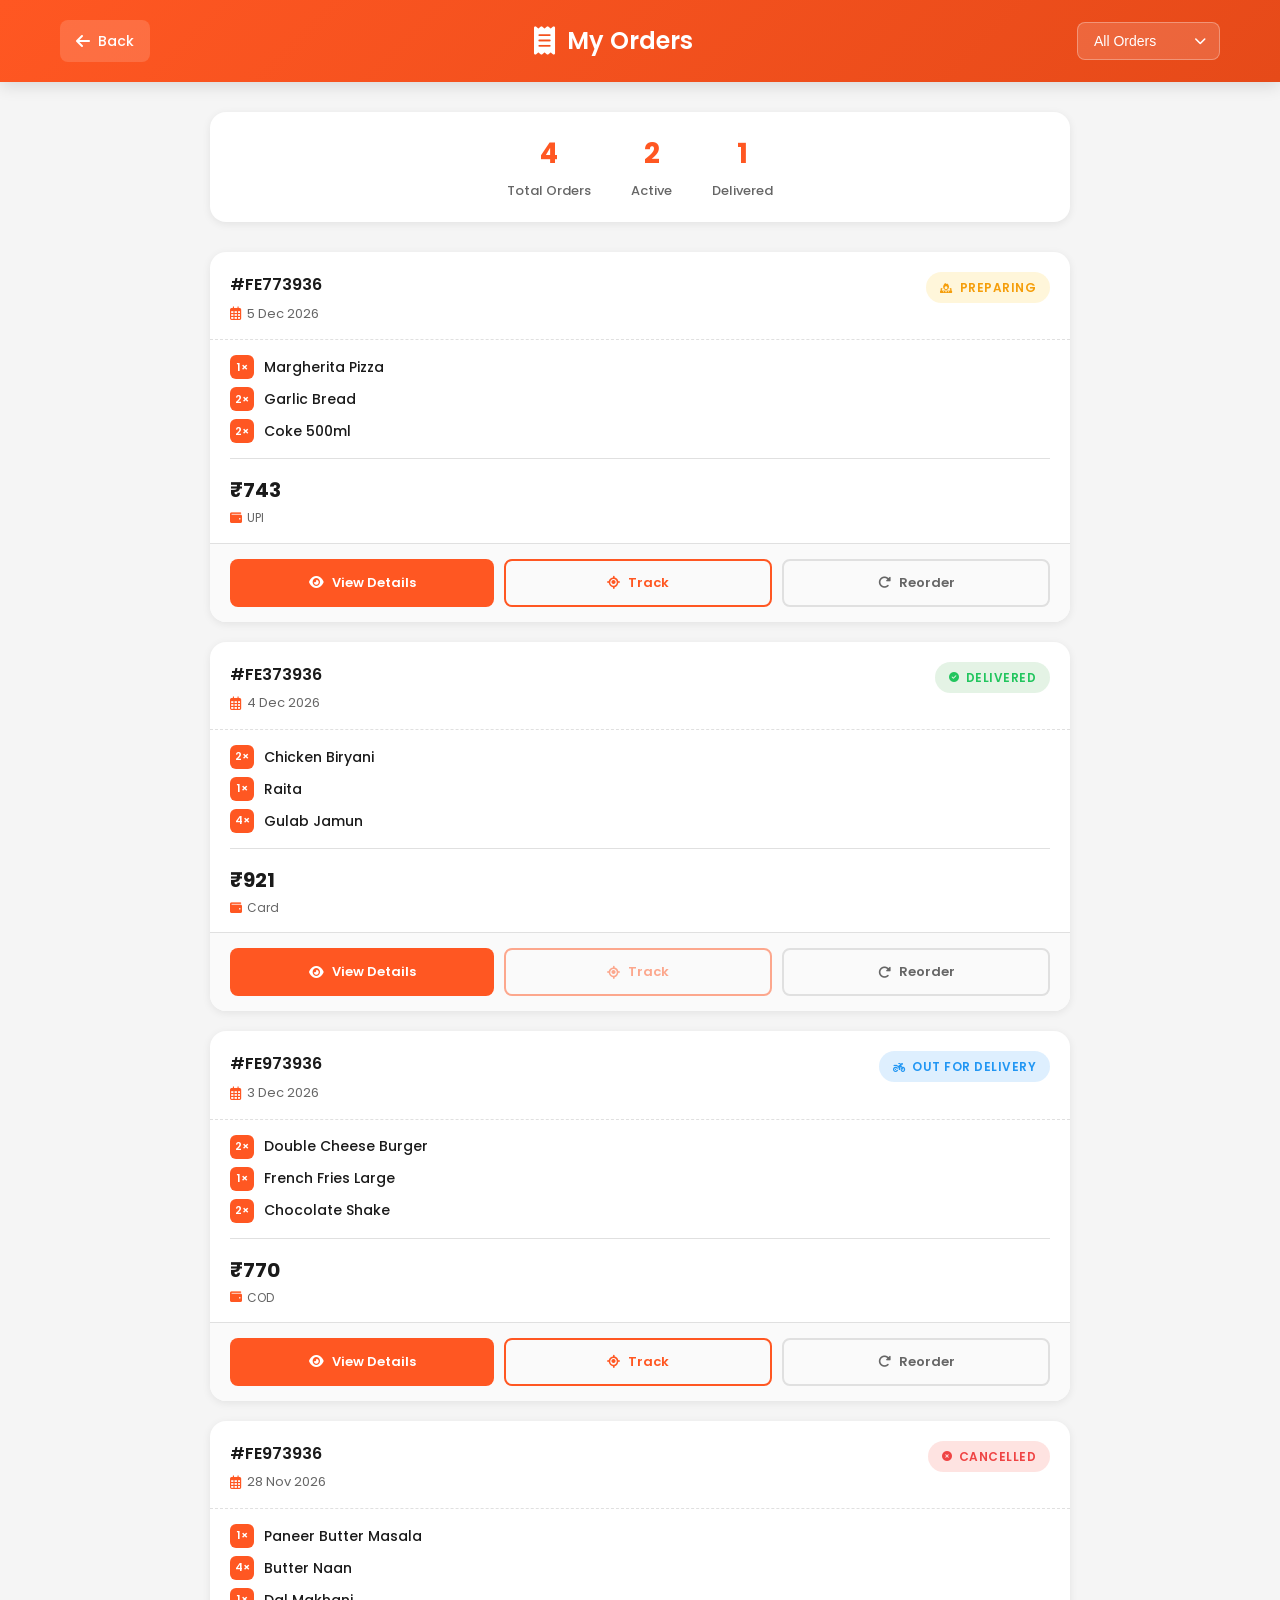
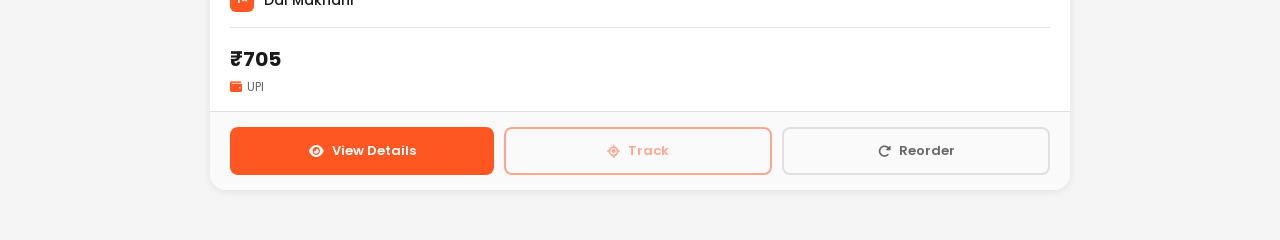
<file: my-orders.html>
<!DOCTYPE html>
<html lang="en">
<head>
    <meta charset="UTF-8">
    <meta name="viewport" content="width=device-width, initial-scale=1.0">
    <title>My Orders - FoodieExpress</title>
    
    <!-- Google Fonts -->
    <link href="https://fonts.googleapis.com/css2?family=Poppins:wght@300;400;500;600;700&display=swap" rel="stylesheet">
    
    <!-- Font Awesome Icons -->
    <link rel="stylesheet" href="https://cdnjs.cloudflare.com/ajax/libs/font-awesome/6.4.0/css/all.min.css">
    
    <!-- Custom CSS -->
    <link rel="stylesheet" href="my-orders.css">
</head>
<body>
    
    <!-- ========== PAGE HEADER ========== -->
    <header class="page-header">
        <div class="header-container">
            <!-- Back Button -->
            <a href="index.html" class="back-btn">
                <i class="fas fa-arrow-left"></i>
                <span>Back</span>
            </a>
            
            <!-- Page Title -->
            <h1 class="page-title">
                <i class="fas fa-receipt"></i>
                My Orders
            </h1>
            
            <!-- Filter Dropdown -->
            <div class="filter-dropdown">
                <select id="orderFilter" aria-label="Filter orders">
                    <option value="all">All Orders</option>
                    <option value="active">Active Orders</option>
                    <option value="past">Past Orders</option>
                </select>
                <i class="fas fa-chevron-down"></i>
            </div>
        </div>
    </header>

    <!-- ========== MAIN CONTENT ========== -->
    <main class="main-content">
        <div class="container">
            
            <!-- Orders Statistics Bar -->
            <div class="orders-stats" id="ordersStats">
                <div class="stat-item">
                    <span class="stat-number" id="totalOrdersCount">0</span>
                    <span class="stat-label">Total Orders</span>
                </div>
                <div class="stat-item">
                    <span class="stat-number" id="activeOrdersCount">0</span>
                    <span class="stat-label">Active</span>
                </div>
                <div class="stat-item">
                    <span class="stat-number" id="deliveredOrdersCount">0</span>
                    <span class="stat-label">Delivered</span>
                </div>
            </div>

            <!-- Orders List Container -->
            <div class="orders-list" id="ordersList">
                <!-- Order cards will be dynamically inserted here -->
            </div>

            <!-- ========== EMPTY STATE ========== -->
            <div class="empty-state" id="emptyState" style="display: none;">
                <div class="empty-state-icon">
                    <i class="fas fa-shopping-bag"></i>
                </div>
                <h2 class="empty-state-title">No Orders Yet!</h2>
                <p class="empty-state-text">
                    You have not placed any orders yet. 
                    <br>Start exploring delicious food!
                </p>
                <a href="index.html" class="start-ordering-btn">
                    <i class="fas fa-utensils"></i>
                    Start Ordering
                </a>
            </div>

        </div>
    </main>

    <!-- ========== ORDER DETAILS MODAL ========== -->
    <div class="modal-overlay" id="orderModal">
        <div class="modal-container">
            
            <!-- Modal Header -->
            <div class="modal-header">
                <h2 class="modal-title">
                    <i class="fas fa-file-invoice"></i>
                    Order Details
                </h2>
                <button class="modal-close-btn" id="closeModal">
                    <i class="fas fa-times"></i>
                </button>
            </div>

            <!-- Modal Body -->
            <div class="modal-body" id="modalBody">
                
                <!-- Order Info Section -->
                <div class="detail-section order-info-section">
                    <div class="order-id-display">
                        <span class="label">Order ID:</span>
                        <span class="value" id="modalOrderId">#FE12345</span>
                    </div>
                    <div class="order-date-display">
                        <span class="label">Placed on:</span>
                        <span class="value" id="modalOrderDate">Jan 10, 2025 at 6:30 PM</span>
                    </div>
                    <div class="order-status-display">
                        <span class="label">Status:</span>
                        <span class="status-badge" id="modalOrderStatus">Delivered</span>
                    </div>
                </div>

                <!-- Order Timeline -->
                <div class="detail-section timeline-section">
                    <h3 class="section-title">
                        <i class="fas fa-route"></i>
                        Order Timeline
                    </h3>
                    <div class="order-timeline" id="orderTimeline">
                        <div class="timeline-step completed" data-step="placed">
                            <div class="step-icon">
                                <i class="fas fa-check-circle"></i>
                            </div>
                            <div class="step-info">
                                <span class="step-title">Order Placed</span>
                                <span class="step-time">6:30 PM</span>
                            </div>
                        </div>
                        <div class="timeline-step completed" data-step="confirmed">
                            <div class="step-icon">
                                <i class="fas fa-clipboard-check"></i>
                            </div>
                            <div class="step-info">
                                <span class="step-title">Order Confirmed</span>
                                <span class="step-time">6:32 PM</span>
                            </div>
                        </div>
                        <div class="timeline-step active" data-step="preparing">
                            <div class="step-icon">
                                <i class="fas fa-fire-burner"></i>
                            </div>
                            <div class="step-info">
                                <span class="step-title">Preparing</span>
                                <span class="step-time">In Progress</span>
                            </div>
                        </div>
                        <div class="timeline-step" data-step="out-for-delivery">
                            <div class="step-icon">
                                <i class="fas fa-motorcycle"></i>
                            </div>
                            <div class="step-info">
                                <span class="step-title">Out for Delivery</span>
                                <span class="step-time">Pending</span>
                            </div>
                        </div>
                        <div class="timeline-step" data-step="delivered">
                            <div class="step-icon">
                                <i class="fas fa-house-circle-check"></i>
                            </div>
                            <div class="step-info">
                                <span class="step-title">Delivered</span>
                                <span class="step-time">Pending</span>
                            </div>
                        </div>
                    </div>
                </div>

                <!-- Ordered Items Section -->
                <div class="detail-section items-section">
                    <h3 class="section-title">
                        <i class="fas fa-burger"></i>
                        Ordered Items
                    </h3>
                    <div class="items-list" id="modalItemsList">
                        <!-- Items will be inserted dynamically -->
                    </div>
                </div>

                <!-- Delivery Address Section -->
                <div class="detail-section address-section">
                    <h3 class="section-title">
                        <i class="fas fa-location-dot"></i>
                        Delivery Address
                    </h3>
                    <p class="address-text" id="modalAddress">
                        123 Main Street, Mumbai, India
                    </p>
                </div>

                <!-- Bill Breakdown Section -->
                <div class="detail-section bill-section">
                    <h3 class="section-title">
                        <i class="fas fa-receipt"></i>
                        Bill Details
                    </h3>
                    <div class="bill-breakdown">
                        <div class="bill-row">
                            <span>Item Total</span>
                            <span id="modalSubtotal">₹0</span>
                        </div>
                        <div class="bill-row">
                            <span>Delivery Fee</span>
                            <span id="modalDeliveryFee">₹40</span>
                        </div>
                        <div class="bill-row">
                            <span>Taxes & Charges</span>
                            <span id="modalTax">₹0</span>
                        </div>
                        <div class="bill-row discount-row" id="discountRow">
                            <span>Discount</span>
                            <span id="modalDiscount">-₹0</span>
                        </div>
                        <div class="bill-row total-row">
                            <span>Grand Total</span>
                            <span id="modalGrandTotal">₹0</span>
                        </div>
                        <div class="payment-method-row">
                            <span>
                                <i class="fas fa-credit-card"></i>
                                Payment Method
                            </span>
                            <span id="modalPaymentMethod">UPI</span>
                        </div>
                    </div>
                </div>

            </div>

            <!-- Modal Footer -->
            <div class="modal-footer">
                <button class="modal-btn secondary" id="trackOrderBtn">
                    <i class="fas fa-location-crosshairs"></i>
                    Track Order
                </button>
                <button class="modal-btn primary" id="reorderBtn">
                    <i class="fas fa-rotate-right"></i>
                    Reorder
                </button>
            </div>

        </div>
    </div>

    <!-- ========== TOAST NOTIFICATION ========== -->
    <div class="toast-container" id="toastContainer"></div>

    <!-- Custom JavaScript -->
    <script src="my-orders.js"></script>

</body>
</html>
</file>
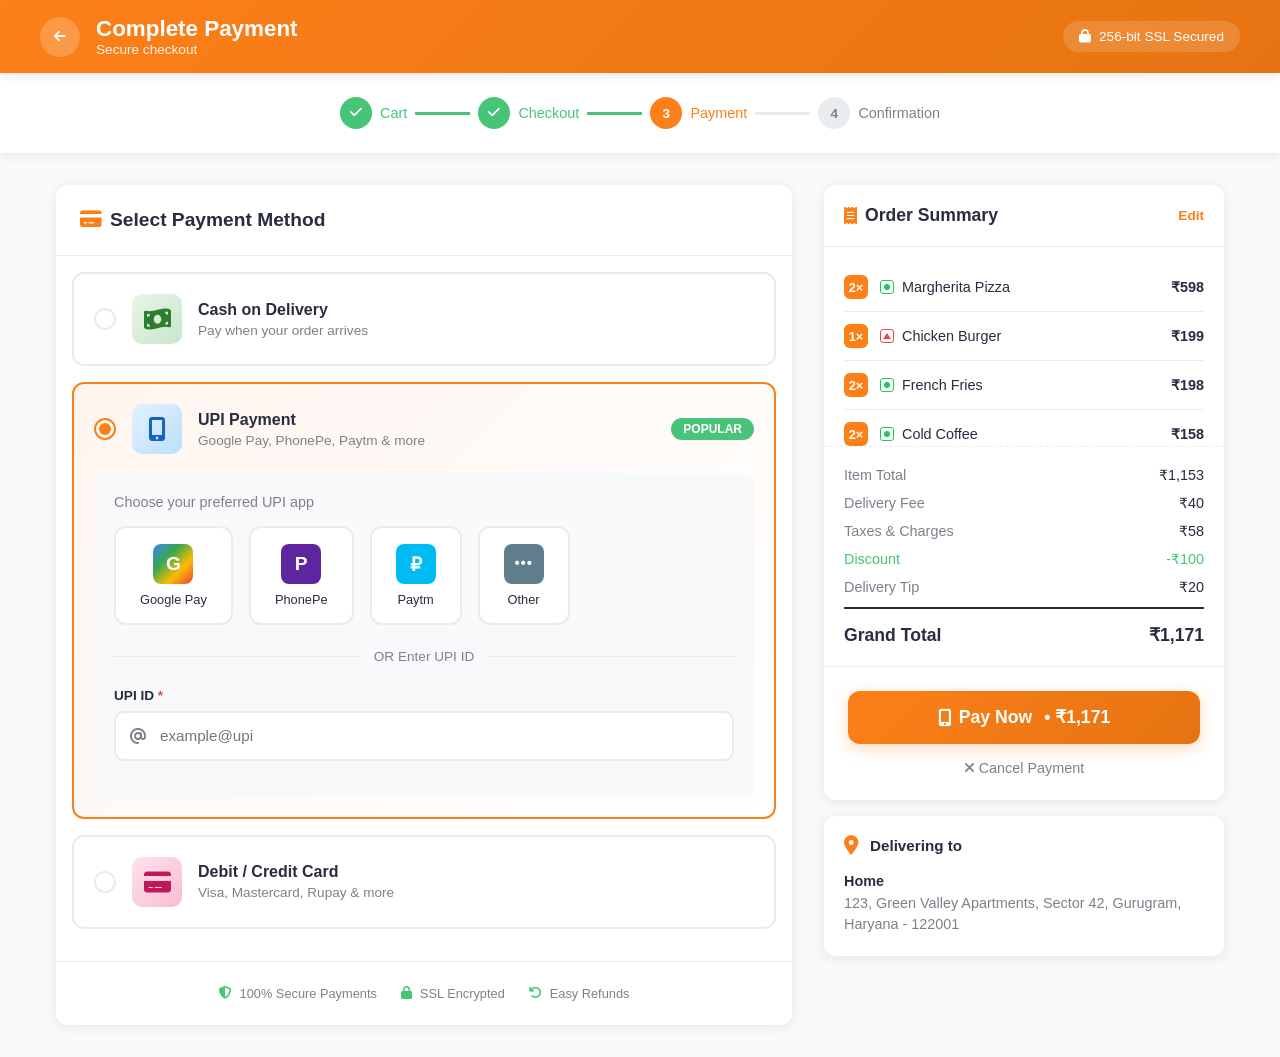
<file: payment.html>
<!DOCTYPE html>
<html lang="en">
<head>
    <meta charset="UTF-8">
    <meta name="viewport" content="width=device-width, initial-scale=1.0">
    <title>Payment - FoodieExpress</title>
    <link rel="stylesheet" href="https://cdnjs.cloudflare.com/ajax/libs/font-awesome/6.4.0/css/all.min.css">
    <link rel="stylesheet" href="payment.css">
    <style>
       
    </style>
</head>
<body>
    <!-- Header -->
    <header class="payment-header">
        <div class="header-content">
            <div class="header-left">
                <button class="back-btn" onclick="goBack()" title="Go back">
                    <i class="fas fa-arrow-left"></i>
                </button>
                <div class="header-title">
                    <h1>Complete Payment</h1>
                    <p>Secure checkout</p>
                </div>
            </div>
            <div class="secure-badge">
                <i class="fas fa-lock"></i>
                <span>256-bit SSL Secured</span>
            </div>
        </div>
    </header>

    <!-- Progress Steps -->
    <div class="progress-steps">
        <div class="steps-container">
            <div class="step completed">
                <div class="step-circle"><i class="fas fa-check"></i></div>
                <span class="step-label">Cart</span>
            </div>
            <div class="step-line completed"></div>
            <div class="step completed">
                <div class="step-circle"><i class="fas fa-check"></i></div>
                <span class="step-label">Checkout</span>
            </div>
            <div class="step-line completed"></div>
            <div class="step active">
                <div class="step-circle">3</div>
                <span class="step-label">Payment</span>
            </div>
            <div class="step-line pending"></div>
            <div class="step pending">
                <div class="step-circle">4</div>
                <span class="step-label">Confirmation</span>
            </div>
        </div>
    </div>

    <!-- Main Content -->
    <main class="payment-container">
        <!-- Payment Methods Section -->
        <section class="payment-methods-section">
            <div class="section-header">
                <h2><i class="fas fa-credit-card"></i> Select Payment Method</h2>
            </div>

            <div class="payment-options">
                <!-- Cash on Delivery -->
                <div class="payment-option" data-method="cod" onclick="selectPaymentMethod('cod')">
                    <div class="payment-option-header">
                        <div class="radio-custom"></div>
                        <div class="payment-icon cod">
                            <i class="fas fa-money-bill-wave"></i>
                        </div>
                        <div class="payment-info">
                            <h3>Cash on Delivery</h3>
                            <p>Pay when your order arrives</p>
                        </div>
                    </div>
                    <div class="payment-details">
                        <div class="payment-details-content">
                            <div class="cod-info">
                                <i class="fas fa-hand-holding-usd"></i>
                                <div>
                                    <h4>Pay when your order arrives</h4>
                                    <p>Keep exact change ready for contactless delivery</p>
                                </div>
                            </div>
                        </div>
                    </div>
                </div>

                <!-- UPI Payment -->
                <div class="payment-option" data-method="upi" onclick="selectPaymentMethod('upi')">
                    <div class="payment-option-header">
                        <div class="radio-custom"></div>
                        <div class="payment-icon upi">
                            <i class="fas fa-mobile-alt"></i>
                        </div>
                        <div class="payment-info">
                            <h3>UPI Payment</h3>
                            <p>Google Pay, PhonePe, Paytm & more</p>
                        </div>
                        <span class="payment-badge">POPULAR</span>
                    </div>
                    <div class="payment-details">
                        <div class="payment-details-content">
                            <p style="font-size: 0.9rem; margin-bottom: 1rem; color: var(--text-light);">Choose your preferred UPI app</p>
                            <div class="upi-apps">
                                <div class="upi-app" data-app="gpay" onclick="selectUpiApp(event, 'gpay')">
                                    <div class="upi-app-icon gpay">G</div>
                                    <span>Google Pay</span>
                                </div>
                                <div class="upi-app" data-app="phonepe" onclick="selectUpiApp(event, 'phonepe')">
                                    <div class="upi-app-icon phonepe">P</div>
                                    <span>PhonePe</span>
                                </div>
                                <div class="upi-app" data-app="paytm" onclick="selectUpiApp(event, 'paytm')">
                                    <div class="upi-app-icon paytm">₽</div>
                                    <span>Paytm</span>
                                </div>
                                <div class="upi-app" data-app="other" onclick="selectUpiApp(event, 'other')">
                                    <div class="upi-app-icon other">
                                        <i class="fas fa-ellipsis-h"></i>
                                    </div>
                                    <span>Other</span>
                                </div>
                            </div>

                            <div class="upi-divider">
                                <span>OR Enter UPI ID</span>
                            </div>

                            <div class="form-group">
                                <label for="upiId">UPI ID <span>*</span></label>
                                <div class="input-wrapper">
                                    <i class="fas fa-at"></i>
                                    <input type="text" id="upiId" placeholder="example@upi" oninput="validateUpiId()">
                                </div>
                                <p class="error-message" id="upiError">
                                    <i class="fas fa-exclamation-circle"></i>
                                    <span>Please enter a valid UPI ID</span>
                                </p>
                            </div>
                        </div>
                    </div>
                </div>

                <!-- Card Payment -->
                <div class="payment-option" data-method="card" onclick="selectPaymentMethod('card')">
                    <div class="payment-option-header">
                        <div class="radio-custom"></div>
                        <div class="payment-icon card">
                            <i class="fas fa-credit-card"></i>
                        </div>
                        <div class="payment-info">
                            <h3>Debit / Credit Card</h3>
                            <p>Visa, Mastercard, Rupay & more</p>
                        </div>
                    </div>
                    <div class="payment-details">
                        <div class="payment-details-content">
                            <!-- Saved Cards (Example) -->
                            <div class="saved-cards" id="savedCards" style="display: none;">
                                <div class="saved-cards-header">
                                    <h4>Saved Cards</h4>
                                </div>
                                <div class="saved-card" onclick="selectSavedCard(this)">
                                    <div class="saved-card-icon">
                                        <i class="fab fa-cc-visa"></i>
                                    </div>
                                    <div class="saved-card-info">
                                        <h5>•••• •••• •••• 4242</h5>
                                        <p>Expires 12/25</p>
                                    </div>
                                    <div class="radio-custom"></div>
                                </div>
                            </div>

                            <div class="form-group">
                                <label for="cardNumber">Card Number <span>*</span></label>
                                <div class="input-wrapper card-input-container">
                                    <i class="fas fa-credit-card"></i>
                                    <input type="text" id="cardNumber" placeholder="1234 5678 9012 3456" maxlength="19" oninput="formatCardNumber(this); detectCardType()">
                                    <i class="card-type-icon" id="cardTypeIcon"></i>
                                </div>
                                <p class="error-message" id="cardNumberError">
                                    <i class="fas fa-exclamation-circle"></i>
                                    <span>Please enter a valid 16-digit card number</span>
                                </p>
                            </div>

                            <div class="form-row">
                                <div class="form-group">
                                    <label for="expiryDate">Expiry Date <span>*</span></label>
                                    <div class="input-wrapper">
                                        <i class="fas fa-calendar-alt"></i>
                                        <input type="text" id="expiryDate" placeholder="MM/YY" maxlength="5" oninput="formatExpiryDate(this)">
                                    </div>
                                    <p class="error-message" id="expiryError">
                                        <i class="fas fa-exclamation-circle"></i>
                                        <span>Invalid expiry date</span>
                                    </p>
                                </div>
                                <div class="form-group">
                                    <label for="cvv">CVV <span>*</span></label>
                                    <div class="input-wrapper">
                                        <i class="fas fa-lock"></i>
                                        <input type="password" id="cvv" placeholder="•••" maxlength="4" oninput="validateCvv()">
                                    </div>
                                    <p class="error-message" id="cvvError">
                                        <i class="fas fa-exclamation-circle"></i>
                                        <span>CVV must be 3 digits</span>
                                    </p>
                                </div>
                            </div>

                            <div class="form-group">
                                <label for="cardName">Cardholder Name <span>*</span></label>
                                <div class="input-wrapper">
                                    <i class="fas fa-user"></i>
                                    <input type="text" id="cardName" placeholder="Name as on card" oninput="validateCardName()">
                                </div>
                                <p class="error-message" id="cardNameError">
                                    <i class="fas fa-exclamation-circle"></i>
                                    <span>Please enter cardholder name</span>
                                </p>
                            </div>
                        </div>
                    </div>
                </div>
            </div>

            <!-- Trust Badges -->
            <div class="trust-badges">
                <div class="trust-badge">
                    <i class="fas fa-shield-alt"></i>
                    <span>100% Secure Payments</span>
                </div>
                <div class="trust-badge">
                    <i class="fas fa-lock"></i>
                    <span>SSL Encrypted</span>
                </div>
                <div class="trust-badge">
                    <i class="fas fa-undo"></i>
                    <span>Easy Refunds</span>
                </div>
            </div>
        </section>

        <!-- Order Summary Section -->
        <aside class="order-summary-section">
            <div class="summary-card">
                <div class="summary-header">
                    <h3><i class="fas fa-receipt"></i> Order Summary</h3>
                    <a href="checkout.html" class="edit-order">Edit</a>
                </div>

                <div class="summary-items" id="summaryItems">
                    <!-- Items will be populated by JavaScript -->
                </div>

                <div class="summary-breakdown">
                    <div class="breakdown-row">
                        <span>Item Total</span>
                        <span id="itemTotal">₹0</span>
                    </div>
                    <div class="breakdown-row">
                        <span>Delivery Fee</span>
                        <span id="deliveryFee">₹0</span>
                    </div>
                    <div class="breakdown-row">
                        <span>Taxes & Charges</span>
                        <span id="taxes">₹0</span>
                    </div>
                    <div class="breakdown-row discount" id="discountRow" style="display: none;">
                        <span>Discount</span>
                        <span id="discount">-₹0</span>
                    </div>
                    <div class="breakdown-row" id="tipRow" style="display: none;">
                        <span>Delivery Tip</span>
                        <span id="tip">₹0</span>
                    </div>
                    <div class="breakdown-total">
                        <span>Grand Total</span>
                        <span id="grandTotal">₹0</span>
                    </div>
                </div>

                <div class="pay-button-container">
                    <button class="pay-btn" id="payBtn" onclick="processPayment()">
                        <span class="pay-btn-text" id="payBtnText">
                            <i class="fas fa-lock"></i>
                            <span>Place Order</span>
                        </span>
                        <span id="payAmount">• ₹0</span>
                    </button>
                    <a href="cart.html" class="cancel-payment">
                        <i class="fas fa-times"></i> Cancel Payment
                    </a>
                </div>
            </div>

            <!-- Delivery Info -->
            <div class="delivery-info-card">
                <div class="delivery-info-header">
                    <i class="fas fa-map-marker-alt"></i>
                    <h4>Delivering to</h4>
                </div>
                <div class="delivery-address" id="deliveryAddress">
                    <strong>Home</strong><br>
                    Loading address...
                </div>
            </div>
        </aside>
    </main>

    <!-- Loading Overlay -->
    <div class="loading-overlay" id="loadingOverlay">
        <div class="loading-spinner"></div>
        <div class="loading-content">
            <h3 id="loadingTitle">Processing Payment</h3>
            <p id="loadingSubtitle">Please don't close this window</p>
            <div class="loading-steps">
                <div class="loading-step" id="step1">
                    <div class="spinner-small"></div>
                    <span>Verifying payment details...</span>
                </div>
                <div class="loading-step" id="step2">
                    <i class="far fa-circle"></i>
                    <span>Processing transaction...</span>
                </div>
             <div class="loading-step" id="step3">
                    <i class="far fa-circle"></i>
                    <a href="confirmation.html"></a> <span>Confirming order...</span></a>
                </div>
            </div>
        </div>
    </div>

    <script src="payment.js">
    </script>
</body>
</html>
</file>
<file: my-orders.css>
/* ============================================
   MY ORDERS PAGE - STYLES
   Food Delivery App (Swiggy/Zomato Style)
   ============================================ */

/* ========== CSS VARIABLES ========== */
:root {
    /* Primary Colors */
    --primary-color: #ff5722;
    --primary-dark: #e64a19;
    --primary-light: #ff8a65;
    
    /* Status Colors */
    --status-preparing: #ffc107;
    --status-out-for-delivery: #2196f3;
    --status-delivered: #4caf50;
    --status-cancelled: #f44336;
    
    /* Neutral Colors */
    --bg-color: #f5f5f5;
    --card-bg: #ffffff;
    --text-primary: #1a1a1a;
    --text-secondary: #666666;
    --text-muted: #999999;
    --border-color: #e0e0e0;
    
    /* Shadows */
    --shadow-sm: 0 2px 8px rgba(0, 0, 0, 0.08);
    --shadow-md: 0 4px 16px rgba(0, 0, 0, 0.12);
    --shadow-lg: 0 8px 32px rgba(0, 0, 0, 0.16);
    
    /* Transitions */
    --transition-fast: 0.2s ease;
    --transition-normal: 0.3s ease;
    
    /* Border Radius */
    --radius-sm: 8px;
    --radius-md: 12px;
    --radius-lg: 16px;
    --radius-xl: 24px;
}

/* ========== RESET & BASE STYLES ========== */
* {
    margin: 0;
    padding: 0;
    box-sizing: border-box;
}

body {
    font-family: 'Poppins', sans-serif;
    background-color: var(--bg-color);
    color: var(--text-primary);
    line-height: 1.6;
    min-height: 100vh;
}

a {
    text-decoration: none;
    color: inherit;
}

button {
    font-family: inherit;
    cursor: pointer;
    border: none;
    outline: none;
}

/* ========== PAGE HEADER ========== */
.page-header {
    background: linear-gradient(135deg, var(--primary-color) 0%, var(--primary-dark) 100%);
    padding: 20px 0;
    position: sticky;
    top: 0;
    z-index: 100;
    box-shadow: var(--shadow-md);
}

.header-container {
    max-width: 1200px;
    margin: 0 auto;
    padding: 0 20px;
    display: flex;
    align-items: center;
    justify-content: space-between;
    gap: 20px;
}

/* Back Button */
.back-btn {
    display: flex;
    align-items: center;
    gap: 8px;
    color: white;
    font-size: 14px;
    font-weight: 500;
    padding: 10px 16px;
    background: rgba(255, 255, 255, 0.15);
    border-radius: var(--radius-sm);
    transition: var(--transition-fast);
}

.back-btn:hover {
    background: rgba(255, 255, 255, 0.25);
    transform: translateX(-3px);
}

.back-btn i {
    font-size: 16px;
}

/* Page Title */
.page-title {
    display: flex;
    align-items: center;
    gap: 12px;
    color: white;
    font-size: 24px;
    font-weight: 600;
}

.page-title i {
    font-size: 28px;
}

/* Filter Dropdown */
.filter-dropdown {
    position: relative;
}

.filter-dropdown select {
    appearance: none;
    background: rgba(255, 255, 255, 0.15);
    color: white;
    border: 1px solid rgba(255, 255, 255, 0.3);
    padding: 10px 40px 10px 16px;
    border-radius: var(--radius-sm);
    font-size: 14px;
    font-weight: 500;
    cursor: pointer;
    transition: var(--transition-fast);
}

.filter-dropdown select:hover,
.filter-dropdown select:focus {
    background: rgba(255, 255, 255, 0.25);
    border-color: rgba(255, 255, 255, 0.5);
}

.filter-dropdown select option {
    background: var(--card-bg);
    color: var(--text-primary);
}

.filter-dropdown i {
    position: absolute;
    right: 14px;
    top: 50%;
    transform: translateY(-50%);
    color: white;
    font-size: 12px;
    pointer-events: none;
}

/* ========== MAIN CONTENT ========== */
.main-content {
    padding: 30px 0 50px;
}

.container {
    max-width: 900px;
    margin: 0 auto;
    padding: 0 20px;
}

/* ========== ORDERS STATISTICS BAR ========== */
.orders-stats {
    display: flex;
    justify-content: center;
    gap: 40px;
    background: var(--card-bg);
    padding: 20px 30px;
    border-radius: var(--radius-lg);
    box-shadow: var(--shadow-sm);
    margin-bottom: 30px;
}

.stat-item {
    display: flex;
    flex-direction: column;
    align-items: center;
    gap: 4px;
}

.stat-number {
    font-size: 28px;
    font-weight: 700;
    color: var(--primary-color);
}

.stat-label {
    font-size: 13px;
    color: var(--text-secondary);
    font-weight: 500;
}

/* ========== ORDERS LIST ========== */
.orders-list {
    display: flex;
    flex-direction: column;
    gap: 20px;
}

/* ========== ORDER CARD ========== */
.order-card {
    background: var(--card-bg);
    border-radius: var(--radius-lg);
    box-shadow: var(--shadow-sm);
    overflow: hidden;
    transition: var(--transition-normal);
    animation: fadeInUp 0.4s ease;
}

@keyframes fadeInUp {
    from {
        opacity: 0;
        transform: translateY(20px);
    }
    to {
        opacity: 1;
        transform: translateY(0);
    }
}

.order-card:hover {
    box-shadow: var(--shadow-md);
    transform: translateY(-2px);
}

/* Order Card Header */
.order-card-header {
    display: flex;
    justify-content: space-between;
    align-items: flex-start;
    padding: 20px 20px 15px;
    border-bottom: 1px dashed var(--border-color);
}

.order-info {
    display: flex;
    flex-direction: column;
    gap: 6px;
}

.order-id {
    font-size: 16px;
    font-weight: 600;
    color: var(--text-primary);
}

.order-date {
    font-size: 13px;
    color: var(--text-secondary);
    display: flex;
    align-items: center;
    gap: 6px;
}

.order-date i {
    color: var(--primary-color);
}

/* Status Badge */
.status-badge {
    display: inline-flex;
    align-items: center;
    gap: 6px;
    padding: 6px 14px;
    border-radius: 20px;
    font-size: 12px;
    font-weight: 600;
    text-transform: uppercase;
    letter-spacing: 0.5px;
}

.status-badge.preparing {
    background: rgba(255, 193, 7, 0.15);
    color: #f59e0b;
}

.status-badge.out-for-delivery {
    background: rgba(33, 150, 243, 0.15);
    color: #2196f3;
}

.status-badge.delivered {
    background: rgba(76, 175, 80, 0.15);
    color: #22c55e;
}

.status-badge.cancelled {
    background: rgba(244, 67, 54, 0.15);
    color: #ef4444;
}

.status-badge i {
    font-size: 10px;
}

/* Order Card Body */
.order-card-body {
    padding: 15px 20px;
}

/* Items Preview */
.items-preview {
    display: flex;
    flex-direction: column;
    gap: 8px;
    margin-bottom: 15px;
}

.item-row {
    display: flex;
    align-items: center;
    gap: 10px;
    font-size: 14px;
}

.item-qty {
    background: var(--primary-color);
    color: white;
    width: 24px;
    height: 24px;
    border-radius: 6px;
    display: flex;
    align-items: center;
    justify-content: center;
    font-size: 11px;
    font-weight: 600;
    flex-shrink: 0;
}

.item-name {
    color: var(--text-primary);
    font-weight: 500;
}

.more-items {
    font-size: 13px;
    color: var(--primary-color);
    font-weight: 500;
    padding-left: 34px;
}

/* Price Section */
.price-section {
    display: flex;
    justify-content: space-between;
    align-items: center;
    padding-top: 15px;
    border-top: 1px solid var(--border-color);
}

.total-price {
    display: flex;
    flex-direction: column;
    gap: 2px;
}

.total-amount {
    font-size: 20px;
    font-weight: 700;
    color: var(--text-primary);
}

.payment-method {
    font-size: 12px;
    color: var(--text-secondary);
    display: flex;
    align-items: center;
    gap: 5px;
}

.payment-method i {
    color: var(--primary-color);
}

/* Order Card Footer - Action Buttons */
.order-card-footer {
    display: flex;
    gap: 10px;
    padding: 15px 20px;
    background: #fafafa;
    border-top: 1px solid var(--border-color);
}

.action-btn {
    flex: 1;
    display: flex;
    align-items: center;
    justify-content: center;
    gap: 8px;
    padding: 12px 16px;
    border-radius: var(--radius-sm);
    font-size: 13px;
    font-weight: 600;
    transition: var(--transition-fast);
}

.action-btn.primary {
    background: var(--primary-color);
    color: white;
}

.action-btn.primary:hover {
    background: var(--primary-dark);
    transform: translateY(-2px);
}

.action-btn.secondary {
    background: transparent;
    color: var(--primary-color);
    border: 2px solid var(--primary-color);
}

.action-btn.secondary:hover {
    background: var(--primary-color);
    color: white;
}

.action-btn.outline {
    background: transparent;
    color: var(--text-secondary);
    border: 2px solid var(--border-color);
}

.action-btn.outline:hover {
    border-color: var(--primary-color);
    color: var(--primary-color);
}

/* ========== EMPTY STATE ========== */
.empty-state {
    display: flex;
    flex-direction: column;
    align-items: center;
    justify-content: center;
    padding: 80px 20px;
    text-align: center;
}

.empty-state-icon {
    width: 140px;
    height: 140px;
    background: linear-gradient(135deg, #fff5f2 0%, #ffe8e0 100%);
    border-radius: 50%;
    display: flex;
    align-items: center;
    justify-content: center;
    margin-bottom: 30px;
    animation: pulse 2s ease-in-out infinite;
}

@keyframes pulse {
    0%, 100% {
        transform: scale(1);
    }
    50% {
        transform: scale(1.05);
    }
}

.empty-state-icon i {
    font-size: 60px;
    color: var(--primary-color);
}

.empty-state-title {
    font-size: 24px;
    font-weight: 600;
    color: var(--text-primary);
    margin-bottom: 12px;
}

.empty-state-text {
    font-size: 15px;
    color: var(--text-secondary);
    margin-bottom: 30px;
    line-height: 1.7;
}

.start-ordering-btn {
    display: inline-flex;
    align-items: center;
    gap: 10px;
    padding: 14px 32px;
    background: linear-gradient(135deg, var(--primary-color) 0%, var(--primary-dark) 100%);
    color: white;
    font-size: 15px;
    font-weight: 600;
    border-radius: var(--radius-lg);
    transition: var(--transition-normal);
    box-shadow: 0 4px 15px rgba(255, 87, 34, 0.4);
}

.start-ordering-btn:hover {
    transform: translateY(-3px);
    box-shadow: 0 8px 25px rgba(255, 87, 34, 0.5);
}

/* ========== MODAL STYLES ========== */
.modal-overlay {
    position: fixed;
    top: 0;
    left: 0;
    right: 0;
    bottom: 0;
    background: rgba(0, 0, 0, 0.6);
    display: flex;
    align-items: center;
    justify-content: center;
    padding: 20px;
    z-index: 1000;
    opacity: 0;
    visibility: hidden;
    transition: var(--transition-normal);
    backdrop-filter: blur(4px);
}

.modal-overlay.active {
    opacity: 1;
    visibility: visible;
}

.modal-container {
    background: var(--card-bg);
    border-radius: var(--radius-xl);
    width: 100%;
    max-width: 550px;
    max-height: 90vh;
    display: flex;
    flex-direction: column;
    transform: translateY(30px) scale(0.95);
    transition: var(--transition-normal);
    box-shadow: var(--shadow-lg);
}

.modal-overlay.active .modal-container {
    transform: translateY(0) scale(1);
}

/* Modal Header */
.modal-header {
    display: flex;
    justify-content: space-between;
    align-items: center;
    padding: 20px 25px;
    border-bottom: 1px solid var(--border-color);
    flex-shrink: 0;
}

.modal-title {
    display: flex;
    align-items: center;
    gap: 10px;
    font-size: 20px;
    font-weight: 600;
    color: var(--text-primary);
}

.modal-title i {
    color: var(--primary-color);
}

.modal-close-btn {
    width: 40px;
    height: 40px;
    border-radius: 50%;
    background: #f5f5f5;
    display: flex;
    align-items: center;
    justify-content: center;
    color: var(--text-secondary);
    transition: var(--transition-fast);
}

.modal-close-btn:hover {
    background: #ffebee;
    color: #ef4444;
    transform: rotate(90deg);
}

/* Modal Body */
.modal-body {
    padding: 20px 25px;
    overflow-y: auto;
    flex: 1;
}

/* Detail Sections */
.detail-section {
    margin-bottom: 25px;
}

.detail-section:last-child {
    margin-bottom: 0;
}

.section-title {
    display: flex;
    align-items: center;
    gap: 10px;
    font-size: 15px;
    font-weight: 600;
    color: var(--text-primary);
    margin-bottom: 15px;
    padding-bottom: 10px;
    border-bottom: 2px solid #f0f0f0;
}

.section-title i {
    color: var(--primary-color);
    font-size: 16px;
}

/* Order Info Section */
.order-info-section {
    background: #f8f9fa;
    padding: 15px;
    border-radius: var(--radius-md);
    display: flex;
    flex-direction: column;
    gap: 10px;
}

.order-id-display,
.order-date-display,
.order-status-display {
    display: flex;
    justify-content: space-between;
    align-items: center;
}

.order-info-section .label {
    font-size: 13px;
    color: var(--text-secondary);
}

.order-info-section .value {
    font-size: 14px;
    font-weight: 600;
    color: var(--text-primary);
}

/* Order Timeline */
.order-timeline {
    position: relative;
    padding-left: 30px;
}

.timeline-step {
    position: relative;
    padding-bottom: 25px;
    padding-left: 25px;
}

.timeline-step:last-child {
    padding-bottom: 0;
}

.timeline-step::before {
    content: '';
    position: absolute;
    left: 0;
    top: 28px;
    width: 2px;
    height: calc(100% - 10px);
    background: #e0e0e0;
}

.timeline-step:last-child::before {
    display: none;
}

.timeline-step.completed::before {
    background: var(--status-delivered);
}

.step-icon {
    position: absolute;
    left: -14px;
    top: 0;
    width: 30px;
    height: 30px;
    border-radius: 50%;
    background: #f0f0f0;
    display: flex;
    align-items: center;
    justify-content: center;
    color: var(--text-muted);
    font-size: 12px;
    border: 3px solid #fff;
    box-shadow: var(--shadow-sm);
}

.timeline-step.completed .step-icon {
    background: var(--status-delivered);
    color: white;
}

.timeline-step.active .step-icon {
    background: var(--status-preparing);
    color: white;
    animation: pulse 1.5s ease-in-out infinite;
}

.step-info {
    display: flex;
    flex-direction: column;
    gap: 2px;
}

.step-title {
    font-size: 14px;
    font-weight: 600;
    color: var(--text-primary);
}

.step-time {
    font-size: 12px;
    color: var(--text-secondary);
}

/* Items List in Modal */
.items-list {
    display: flex;
    flex-direction: column;
    gap: 12px;
}

.modal-item-row {
    display: flex;
    justify-content: space-between;
    align-items: center;
    padding: 12px;
    background: #f8f9fa;
    border-radius: var(--radius-sm);
}

.modal-item-info {
    display: flex;
    align-items: center;
    gap: 12px;
}

.modal-item-qty {
    background: var(--primary-color);
    color: white;
    width: 28px;
    height: 28px;
    border-radius: 6px;
    display: flex;
    align-items: center;
    justify-content: center;
    font-size: 12px;
    font-weight: 600;
}

.modal-item-name {
    font-size: 14px;
    font-weight: 500;
    color: var(--text-primary);
}

.modal-item-price {
    font-size: 14px;
    font-weight: 600;
    color: var(--text-primary);
}

/* Address Section */
.address-text {
    font-size: 14px;
    color: var(--text-secondary);
    line-height: 1.6;
    padding: 12px 15px;
    background: #f8f9fa;
    border-radius: var(--radius-sm);
    border-left: 3px solid var(--primary-color);
}

/* Bill Breakdown */
.bill-breakdown {
    background: #f8f9fa;
    padding: 15px;
    border-radius: var(--radius-md);
}

.bill-row {
    display: flex;
    justify-content: space-between;
    align-items: center;
    padding: 10px 0;
    font-size: 14px;
    color: var(--text-secondary);
    border-bottom: 1px dashed var(--border-color);
}

.bill-row:last-of-type {
    border-bottom: none;
}

.discount-row {
    color: var(--status-delivered);
}

.total-row {
    font-size: 16px;
    font-weight: 700;
    color: var(--text-primary);
    padding-top: 15px;
    margin-top: 5px;
    border-top: 2px solid var(--border-color);
    border-bottom: none;
}

.payment-method-row {
    display: flex;
    justify-content: space-between;
    align-items: center;
    padding-top: 15px;
    margin-top: 10px;
    font-size: 13px;
    color: var(--text-secondary);
}

.payment-method-row i {
    color: var(--primary-color);
    margin-right: 6px;
}

/* Modal Footer */
.modal-footer {
    display: flex;
    gap: 12px;
    padding: 20px 25px;
    border-top: 1px solid var(--border-color);
    flex-shrink: 0;
}

.modal-btn {
    flex: 1;
    display: flex;
    align-items: center;
    justify-content: center;
    gap: 8px;
    padding: 14px 20px;
    border-radius: var(--radius-md);
    font-size: 14px;
    font-weight: 600;
    transition: var(--transition-fast);
}

.modal-btn.primary {
    background: linear-gradient(135deg, var(--primary-color) 0%, var(--primary-dark) 100%);
    color: white;
}

.modal-btn.primary:hover {
    transform: translateY(-2px);
    box-shadow: 0 4px 15px rgba(255, 87, 34, 0.4);
}

.modal-btn.secondary {
    background: #f5f5f5;
    color: var(--text-secondary);
}

.modal-btn.secondary:hover {
    background: #e0e0e0;
    color: var(--text-primary);
}

/* ========== TOAST NOTIFICATIONS ========== */
.toast-container {
    position: fixed;
    bottom: 30px;
    right: 30px;
    z-index: 2000;
    display: flex;
    flex-direction: column;
    gap: 10px;
}

.toast {
    display: flex;
    align-items: center;
    gap: 12px;
    padding: 15px 20px;
    background: var(--card-bg);
    border-radius: var(--radius-md);
    box-shadow: var(--shadow-lg);
    animation: slideIn 0.3s ease;
    min-width: 280px;
}

@keyframes slideIn {
    from {
        opacity: 0;
        transform: translateX(100%);
    }
    to {
        opacity: 1;
        transform: translateX(0);
    }
}

.toast.success {
    border-left: 4px solid var(--status-delivered);
}

.toast.info {
    border-left: 4px solid var(--status-out-for-delivery);
}

.toast.error {
    border-left: 4px solid var(--status-cancelled);
}

.toast-icon {
    font-size: 20px;
}

.toast.success .toast-icon {
    color: var(--status-delivered);
}

.toast.info .toast-icon {
    color: var(--status-out-for-delivery);
}

.toast.error .toast-icon {
    color: var(--status-cancelled);
}

.toast-message {
    font-size: 14px;
    font-weight: 500;
    color: var(--text-primary);
}

/* ========== RESPONSIVE DESIGN ========== */

/* Tablet */
@media (max-width: 768px) {
    .header-container {
        flex-wrap: wrap;
        gap: 15px;
    }
    
    .page-title {
        order: -1;
        width: 100%;
        justify-content: center;
        font-size: 20px;
    }
    
    .back-btn span {
        display: none;
    }
    
    .orders-stats {
        gap: 25px;
        padding: 15px 20px;
    }
    
    .stat-number {
        font-size: 24px;
    }
    
    .order-card-footer {
        flex-wrap: wrap;
    }
    
    .action-btn {
        min-width: calc(50% - 5px);
    }
    
    .modal-container {
        max-height: 85vh;
    }
}

/* Mobile */
@media (max-width: 480px) {
    .page-header {
        padding: 15px 0;
    }
    
    .header-container {
        padding: 0 15px;
    }
    
    .page-title {
        font-size: 18px;
    }
    
    .page-title i {
        font-size: 22px;
    }
    
    .filter-dropdown select {
        padding: 8px 35px 8px 12px;
        font-size: 13px;
    }
    
    .main-content {
        padding: 20px 0 40px;
    }
    
    .container {
        padding: 0 15px;
    }
    
    .orders-stats {
        gap: 20px;
        padding: 12px 15px;
        margin-bottom: 20px;
    }
    
    .stat-number {
        font-size: 20px;
    }
    
    .stat-label {
        font-size: 11px;
    }
    
    .orders-list {
        gap: 15px;
    }
    
    .order-card-header,
    .order-card-body,
    .order-card-footer {
        padding: 15px;
    }
    
    .order-id {
        font-size: 14px;
    }
    
    .status-badge {
        padding: 5px 10px;
        font-size: 10px;
    }
    
    .total-amount {
        font-size: 18px;
    }
    
    .action-btn {
        width: 100%;
        padding: 14px;
    }
    
    .empty-state {
        padding: 50px 15px;
    }
    
    .empty-state-icon {
        width: 100px;
        height: 100px;
    }
    
    .empty-state-icon i {
        font-size: 40px;
    }
    
    .empty-state-title {
        font-size: 20px;
    }
    
    .modal-overlay {
        padding: 10px;
        align-items: flex-end;
    }
    
    .modal-container {
        max-height: 90vh;
        border-radius: var(--radius-xl) var(--radius-xl) 0 0;
    }
    
    .modal-header,
    .modal-body,
    .modal-footer {
        padding: 15px 20px;
    }
    
    .modal-title {
        font-size: 18px;
    }
    
    .modal-footer {
        flex-direction: column;
    }
    
    .modal-btn {
        width: 100%;
    }
    
    .toast-container {
        left: 15px;
        right: 15px;
        bottom: 20px;
    }
    
    .toast {
        min-width: auto;
    }
}

/* Extra Small Devices */
@media (max-width: 360px) {
    .orders-stats {
        flex-wrap: wrap;
        justify-content: space-around;
    }
    
    .stat-item {
        min-width: 70px;
    }
    
    .order-card-header {
        flex-direction: column;
        gap: 12px;
    }
    
    .status-badge {
        align-self: flex-start;
    }
}

/* ========== SCROLLBAR STYLING ========== */
.modal-body::-webkit-scrollbar {
    width: 6px;
}

.modal-body::-webkit-scrollbar-track {
    background: #f0f0f0;
    border-radius: 3px;
}

.modal-body::-webkit-scrollbar-thumb {
    background: #ccc;
    border-radius: 3px;
}

.modal-body::-webkit-scrollbar-thumb:hover {
    background: #aaa;
}

/* ========== PRINT STYLES ========== */
@media print {
    .page-header,
    .order-card-footer,
    .modal-footer,
    .filter-dropdown,
    .back-btn {
        display: none !important;
    }
    
    .order-card {
        break-inside: avoid;
        box-shadow: none;
        border: 1px solid #ddd;
    }
}
</file>
<file: payment.css>
* {
            margin: 0;
            padding: 0;
            box-sizing: border-box;
            font-family: 'Segoe UI', Tahoma, Geneva, Verdana, sans-serif;
        }

        :root {
            --primary-color: #fc8019;
            --primary-dark: #e67312;
            --success-color: #48c479;
            --error-color: #e74c3c;
            --text-dark: #282c3f;
            --text-light: #7e808c;
            --bg-gray: #f8f9fa;
            --border-color: #e9ecef;
            --card-shadow: 0 2px 12px rgba(0, 0, 0, 0.08);
        }

        body {
            background-color: var(--bg-gray);
            color: var(--text-dark);
            min-height: 100vh;
        }

        /* Header */
        .payment-header {
            background: linear-gradient(135deg, var(--primary-color) 0%, var(--primary-dark) 100%);
            color: white;
            padding: 1rem 2rem;
            position: sticky;
            top: 0;
            z-index: 100;
            box-shadow: 0 2px 10px rgba(0, 0, 0, 0.1);
        }

        .header-content {
            max-width: 1200px;
            margin: 0 auto;
            display: flex;
            align-items: center;
            justify-content: space-between;
        }

        .header-left {
            display: flex;
            align-items: center;
            gap: 1rem;
        }

        .back-btn {
            background: rgba(255, 255, 255, 0.2);
            border: none;
            color: white;
            width: 40px;
            height: 40px;
            border-radius: 50%;
            cursor: pointer;
            display: flex;
            align-items: center;
            justify-content: center;
            transition: all 0.3s ease;
        }

        .back-btn:hover {
            background: rgba(255, 255, 255, 0.3);
            transform: scale(1.05);
        }

        .header-title h1 {
            font-size: 1.4rem;
            font-weight: 600;
        }

        .header-title p {
            font-size: 0.85rem;
            opacity: 0.9;
        }

        .secure-badge {
            display: flex;
            align-items: center;
            gap: 0.5rem;
            background: rgba(255, 255, 255, 0.15);
            padding: 0.5rem 1rem;
            border-radius: 20px;
            font-size: 0.85rem;
        }

        /* Progress Steps */
        .progress-steps {
            background: white;
            padding: 1.5rem 2rem;
            box-shadow: var(--card-shadow);
        }

        .steps-container {
            max-width: 600px;
            margin: 0 auto;
            display: flex;
            align-items: center;
            justify-content: center;
        }

        .step {
            display: flex;
            align-items: center;
            gap: 0.5rem;
        }

        .step-circle {
            width: 32px;
            height: 32px;
            border-radius: 50%;
            display: flex;
            align-items: center;
            justify-content: center;
            font-size: 0.85rem;
            font-weight: 600;
        }

        .step.completed .step-circle {
            background: var(--success-color);
            color: white;
        }

        .step.active .step-circle {
            background: var(--primary-color);
            color: white;
        }

        .step.pending .step-circle {
            background: var(--border-color);
            color: var(--text-light);
        }

        .step-label {
            font-size: 0.9rem;
            font-weight: 500;
        }

        .step.completed .step-label {
            color: var(--success-color);
        }

        .step.active .step-label {
            color: var(--primary-color);
        }

        .step.pending .step-label {
            color: var(--text-light);
        }

        .step-line {
            width: 60px;
            height: 3px;
            margin: 0 0.5rem;
        }

        .step-line.completed {
            background: var(--success-color);
        }

        .step-line.pending {
            background: var(--border-color);
        }

        /* Main Content */
        .payment-container {
            max-width: 1200px;
            margin: 2rem auto;
            padding: 0 1rem;
            display: grid;
            grid-template-columns: 1fr 400px;
            gap: 2rem;
        }

        /* Payment Methods Section */
        .payment-methods-section {
            background: white;
            border-radius: 12px;
            box-shadow: var(--card-shadow);
            overflow: hidden;
        }

        .section-header {
            padding: 1.5rem;
            border-bottom: 1px solid var(--border-color);
        }

        .section-header h2 {
            font-size: 1.2rem;
            font-weight: 600;
            color: var(--text-dark);
            display: flex;
            align-items: center;
            gap: 0.5rem;
        }

        .section-header h2 i {
            color: var(--primary-color);
        }

        .payment-options {
            padding: 1rem;
        }

        .payment-option {
            border: 2px solid var(--border-color);
            border-radius: 12px;
            margin-bottom: 1rem;
            cursor: pointer;
            transition: all 0.3s ease;
            overflow: hidden;
        }

        .payment-option:hover {
            border-color: #ccc;
            box-shadow: 0 4px 12px rgba(0, 0, 0, 0.05);
        }

        .payment-option.selected {
            border-color: var(--primary-color);
            background: linear-gradient(135deg, #fff5ef 0%, #ffffff 100%);
        }

        .payment-option-header {
            padding: 1.25rem;
            display: flex;
            align-items: center;
            gap: 1rem;
        }

        .radio-custom {
            width: 22px;
            height: 22px;
            border: 2px solid var(--border-color);
            border-radius: 50%;
            display: flex;
            align-items: center;
            justify-content: center;
            transition: all 0.3s ease;
            flex-shrink: 0;
        }

        .payment-option.selected .radio-custom {
            border-color: var(--primary-color);
        }

        .radio-custom::after {
            content: '';
            width: 12px;
            height: 12px;
            border-radius: 50%;
            background: var(--primary-color);
            transform: scale(0);
            transition: all 0.3s ease;
        }

        .payment-option.selected .radio-custom::after {
            transform: scale(1);
        }

        .payment-icon {
            width: 50px;
            height: 50px;
            border-radius: 10px;
            display: flex;
            align-items: center;
            justify-content: center;
            font-size: 1.5rem;
            flex-shrink: 0;
        }

        .payment-icon.cod {
            background: linear-gradient(135deg, #e8f5e9 0%, #c8e6c9 100%);
            color: #2e7d32;
        }

        .payment-icon.upi {
            background: linear-gradient(135deg, #e3f2fd 0%, #bbdefb 100%);
            color: #1565c0;
        }

        .payment-icon.card {
            background: linear-gradient(135deg, #fce4ec 0%, #f8bbd0 100%);
            color: #c2185b;
        }

        .payment-info {
            flex: 1;
        }

        .payment-info h3 {
            font-size: 1rem;
            font-weight: 600;
            margin-bottom: 0.25rem;
        }

        .payment-info p {
            font-size: 0.85rem;
            color: var(--text-light);
        }

        .payment-badge {
            background: var(--success-color);
            color: white;
            padding: 0.25rem 0.75rem;
            border-radius: 15px;
            font-size: 0.75rem;
            font-weight: 600;
        }

        /* Payment Details Forms */
        .payment-details {
            display: none;
            padding: 0 1.25rem 1.25rem;
            animation: slideDown 0.3s ease;
        }

        .payment-option.selected .payment-details {
            display: block;
        }

        @keyframes slideDown {
            from {
                opacity: 0;
                transform: translateY(-10px);
            }
            to {
                opacity: 1;
                transform: translateY(0);
            }
        }

        .payment-details-content {
            background: #f8f9fa;
            border-radius: 10px;
            padding: 1.25rem;
        }

        /* COD Details */
        .cod-info {
            display: flex;
            align-items: center;
            gap: 1rem;
            padding: 1rem;
            background: #e8f5e9;
            border-radius: 10px;
        }

        .cod-info i {
            font-size: 2rem;
            color: #2e7d32;
        }

        .cod-info div h4 {
            font-size: 0.95rem;
            color: #2e7d32;
            margin-bottom: 0.25rem;
        }

        .cod-info div p {
            font-size: 0.85rem;
            color: #4caf50;
        }

        /* UPI Details */
        .upi-apps {
            display: flex;
            gap: 1rem;
            margin-bottom: 1.5rem;
            flex-wrap: wrap;
        }

        .upi-app {
            display: flex;
            flex-direction: column;
            align-items: center;
            gap: 0.5rem;
            padding: 1rem 1.5rem;
            background: white;
            border: 2px solid var(--border-color);
            border-radius: 12px;
            cursor: pointer;
            transition: all 0.3s ease;
            min-width: 80px;
        }

        .upi-app:hover {
            border-color: var(--primary-color);
            transform: translateY(-2px);
        }

        .upi-app.selected {
            border-color: var(--primary-color);
            background: #fff5ef;
        }

        .upi-app-icon {
            width: 40px;
            height: 40px;
            border-radius: 8px;
            display: flex;
            align-items: center;
            justify-content: center;
            font-size: 1.2rem;
            font-weight: 700;
        }

        .upi-app-icon.gpay {
            background: linear-gradient(135deg, #4285f4, #34a853, #fbbc04, #ea4335);
            color: white;
        }

        .upi-app-icon.phonepe {
            background: #5f259f;
            color: white;
        }

        .upi-app-icon.paytm {
            background: #00baf2;
            color: white;
        }

        .upi-app-icon.other {
            background: #607d8b;
            color: white;
        }

        .upi-app span {
            font-size: 0.8rem;
            font-weight: 500;
            color: var(--text-dark);
        }

        .upi-divider {
            display: flex;
            align-items: center;
            gap: 1rem;
            margin: 1.5rem 0;
        }

        .upi-divider::before,
        .upi-divider::after {
            content: '';
            flex: 1;
            height: 1px;
            background: var(--border-color);
        }

        .upi-divider span {
            font-size: 0.85rem;
            color: var(--text-light);
            font-weight: 500;
        }

        /* Form Inputs */
        .form-group {
            margin-bottom: 1rem;
        }

        .form-group label {
            display: block;
            font-size: 0.85rem;
            font-weight: 600;
            color: var(--text-dark);
            margin-bottom: 0.5rem;
        }

        .form-group label span {
            color: var(--error-color);
        }

        .input-wrapper {
            position: relative;
        }

        .input-wrapper i {
            position: absolute;
            left: 1rem;
            top: 50%;
            transform: translateY(-50%);
            color: var(--text-light);
        }

        .form-group input {
            width: 100%;
            padding: 0.9rem 1rem 0.9rem 2.75rem;
            border: 2px solid var(--border-color);
            border-radius: 10px;
            font-size: 0.95rem;
            transition: all 0.3s ease;
            background: white;
        }

        .form-group input:focus {
            outline: none;
            border-color: var(--primary-color);
            box-shadow: 0 0 0 3px rgba(252, 128, 25, 0.1);
        }

        .form-group input.error {
            border-color: var(--error-color);
            background: #fef2f2;
        }

        .form-group input.success {
            border-color: var(--success-color);
        }

        .error-message {
            color: var(--error-color);
            font-size: 0.8rem;
            margin-top: 0.35rem;
            display: none;
            align-items: center;
            gap: 0.25rem;
        }

        .error-message.show {
            display: flex;
        }

        .form-row {
            display: grid;
            grid-template-columns: 1fr 1fr;
            gap: 1rem;
        }

        /* Card Input Styling */
        .card-input-container {
            position: relative;
        }

        .card-type-icon {
            position: absolute;
            right: 1rem;
            top: 50%;
            transform: translateY(-50%);
            font-size: 1.5rem;
        }

        .card-type-icon.visa {
            color: #1a1f71;
        }

        .card-type-icon.mastercard {
            color: #eb001b;
        }

        .card-type-icon.amex {
            color: #006fcf;
        }

        /* Saved Cards */
        .saved-cards {
            margin-bottom: 1.5rem;
        }

        .saved-cards-header {
            display: flex;
            align-items: center;
            justify-content: space-between;
            margin-bottom: 1rem;
        }

        .saved-cards-header h4 {
            font-size: 0.9rem;
            color: var(--text-dark);
        }

        .saved-card {
            display: flex;
            align-items: center;
            gap: 1rem;
            padding: 1rem;
            background: white;
            border: 2px solid var(--border-color);
            border-radius: 10px;
            margin-bottom: 0.75rem;
            cursor: pointer;
            transition: all 0.3s ease;
        }

        .saved-card:hover {
            border-color: var(--primary-color);
        }

        .saved-card.selected {
            border-color: var(--primary-color);
            background: #fff5ef;
        }

        .saved-card-icon {
            width: 50px;
            height: 35px;
            background: linear-gradient(135deg, #1a1f71 0%, #2c3e50 100%);
            border-radius: 6px;
            display: flex;
            align-items: center;
            justify-content: center;
            color: white;
            font-size: 1.2rem;
        }

        .saved-card-info {
            flex: 1;
        }

        .saved-card-info h5 {
            font-size: 0.9rem;
            margin-bottom: 0.15rem;
        }

        .saved-card-info p {
            font-size: 0.8rem;
            color: var(--text-light);
        }

        /* Order Summary Section */
        .order-summary-section {
            position: sticky;
            top: 100px;
        }

        .summary-card {
            background: white;
            border-radius: 12px;
            box-shadow: var(--card-shadow);
            overflow: hidden;
        }

        .summary-header {
            padding: 1.25rem;
            border-bottom: 1px solid var(--border-color);
            display: flex;
            align-items: center;
            justify-content: space-between;
        }

        .summary-header h3 {
            font-size: 1.1rem;
            font-weight: 600;
            display: flex;
            align-items: center;
            gap: 0.5rem;
        }

        .summary-header h3 i {
            color: var(--primary-color);
        }

        .edit-order {
            color: var(--primary-color);
            text-decoration: none;
            font-size: 0.85rem;
            font-weight: 600;
        }

        .summary-items {
            padding: 1rem 1.25rem;
            max-height: 200px;
            overflow-y: auto;
            border-bottom: 1px dashed var(--border-color);
        }

        .summary-item {
            display: flex;
            align-items: center;
            gap: 0.75rem;
            padding: 0.75rem 0;
            border-bottom: 1px solid var(--border-color);
        }

        .summary-item:last-child {
            border-bottom: none;
        }

        .item-quantity {
            background: var(--primary-color);
            color: white;
            width: 24px;
            height: 24px;
            border-radius: 6px;
            display: flex;
            align-items: center;
            justify-content: center;
            font-size: 0.8rem;
            font-weight: 600;
            flex-shrink: 0;
        }

        .item-name {
            flex: 1;
            font-size: 0.9rem;
            display: flex;
            align-items: center;
            gap: 0.5rem;
        }

        .item-name .veg-icon {
            width: 14px;
            height: 14px;
            border: 1.5px solid #22c55e;
            border-radius: 3px;
            display: flex;
            align-items: center;
            justify-content: center;
        }

        .item-name .veg-icon::after {
            content: '';
            width: 6px;
            height: 6px;
            background: #22c55e;
            border-radius: 50%;
        }

        .item-name .non-veg-icon {
            width: 14px;
            height: 14px;
            border: 1.5px solid #ef4444;
            border-radius: 3px;
            display: flex;
            align-items: center;
            justify-content: center;
        }

        .item-name .non-veg-icon::after {
            content: '';
            width: 0;
            height: 0;
            border-left: 4px solid transparent;
            border-right: 4px solid transparent;
            border-bottom: 6px solid #ef4444;
        }

        .item-price {
            font-weight: 600;
            font-size: 0.9rem;
        }

        .summary-breakdown {
            padding: 1.25rem;
        }

        .breakdown-row {
            display: flex;
            justify-content: space-between;
            margin-bottom: 0.75rem;
            font-size: 0.9rem;
        }

        .breakdown-row span:first-child {
            color: var(--text-light);
        }

        .breakdown-row.discount {
            color: var(--success-color);
        }

        .breakdown-row.discount span {
            color: var(--success-color) !important;
        }

        .breakdown-total {
            display: flex;
            justify-content: space-between;
            padding-top: 1rem;
            margin-top: 0.5rem;
            border-top: 2px solid var(--text-dark);
            font-size: 1.1rem;
            font-weight: 700;
        }

        /* Delivery Info */
        .delivery-info-card {
            background: white;
            border-radius: 12px;
            box-shadow: var(--card-shadow);
            padding: 1.25rem;
            margin-top: 1rem;
        }

        .delivery-info-header {
            display: flex;
            align-items: center;
            gap: 0.75rem;
            margin-bottom: 1rem;
        }

        .delivery-info-header i {
            color: var(--primary-color);
            font-size: 1.2rem;
        }

        .delivery-info-header h4 {
            font-size: 0.95rem;
        }

        .delivery-address {
            font-size: 0.9rem;
            color: var(--text-light);
            line-height: 1.5;
        }

        .delivery-address strong {
            color: var(--text-dark);
        }

        /* Trust Badges */
        .trust-badges {
            display: flex;
            justify-content: center;
            gap: 1.5rem;
            padding: 1.5rem;
            border-top: 1px solid var(--border-color);
            flex-wrap: wrap;
        }

        .trust-badge {
            display: flex;
            align-items: center;
            gap: 0.5rem;
            font-size: 0.8rem;
            color: var(--text-light);
        }

        .trust-badge i {
            color: var(--success-color);
        }

        /* Pay Button */
        .pay-button-container {
            padding: 1.5rem;
            background: white;
            border-top: 1px solid var(--border-color);
        }

        .pay-btn {
            width: 100%;
            padding: 1rem 2rem;
            background: linear-gradient(135deg, var(--primary-color) 0%, var(--primary-dark) 100%);
            color: white;
            border: none;
            border-radius: 12px;
            font-size: 1.1rem;
            font-weight: 600;
            cursor: pointer;
            display: flex;
            align-items: center;
            justify-content: center;
            gap: 0.75rem;
            transition: all 0.3s ease;
            box-shadow: 0 4px 15px rgba(252, 128, 25, 0.3);
        }

        .pay-btn:hover:not(:disabled) {
            transform: translateY(-2px);
            box-shadow: 0 6px 20px rgba(252, 128, 25, 0.4);
        }

        .pay-btn:disabled {
            opacity: 0.7;
            cursor: not-allowed;
        }

        .pay-btn-text {
            display: flex;
            align-items: center;
            gap: 0.5rem;
        }

        /* Cancel Link */
        .cancel-payment {
            display: block;
            text-align: center;
            margin-top: 1rem;
            color: var(--text-light);
            text-decoration: none;
            font-size: 0.9rem;
            transition: color 0.3s ease;
        }

        .cancel-payment:hover {
            color: var(--error-color);
        }

        /* Loading Overlay */
        .loading-overlay {
            position: fixed;
            top: 0;
            left: 0;
            right: 0;
            bottom: 0;
            background: rgba(255, 255, 255, 0.95);
            display: flex;
            flex-direction: column;
            align-items: center;
            justify-content: center;
            z-index: 1000;
            opacity: 0;
            visibility: hidden;
            transition: all 0.3s ease;
        }

        .loading-overlay.active {
            opacity: 1;
            visibility: visible;
        }

        .loading-spinner {
            width: 80px;
            height: 80px;
            border: 4px solid var(--border-color);
            border-top-color: var(--primary-color);
            border-radius: 50%;
            animation: spin 1s linear infinite;
            margin-bottom: 1.5rem;
        }

        @keyframes spin {
            to {
                transform: rotate(360deg);
            }
        }

        .loading-content {
            text-align: center;
        }

        .loading-content h3 {
            font-size: 1.3rem;
            margin-bottom: 0.5rem;
            color: var(--text-dark);
        }

        .loading-content p {
            color: var(--text-light);
            font-size: 0.95rem;
        }

        .loading-steps {
            margin-top: 2rem;
            display: flex;
            flex-direction: column;
            gap: 0.75rem;
        }

        .loading-step {
            display: flex;
            align-items: center;
            gap: 0.75rem;
            font-size: 0.9rem;
            color: var(--text-light);
        }

        .loading-step.active {
            color: var(--text-dark);
        }

        .loading-step.completed {
            color: var(--success-color);
        }

        .loading-step i {
            width: 24px;
            text-align: center;
        }

        .loading-step .spinner-small {
            width: 18px;
            height: 18px;
            border: 2px solid var(--border-color);
            border-top-color: var(--primary-color);
            border-radius: 50%;
            animation: spin 0.8s linear infinite;
        }

        /* Responsive Design */
        @media (max-width: 900px) {
            .payment-container {
                grid-template-columns: 1fr;
            }

            .order-summary-section {
                position: static;
                order: -1;
            }

            .secure-badge {
                display: none;
            }
        }

        @media (max-width: 600px) {
            .payment-header {
                padding: 1rem;
            }

            .header-title h1 {
                font-size: 1.1rem;
            }

            .steps-container {
                font-size: 0.8rem;
            }

            .step-label {
                display: none;
            }

            .step-line {
                width: 40px;
            }

            .payment-container {
                margin: 1rem auto;
            }

            .form-row {
                grid-template-columns: 1fr;
            }

            .upi-apps {
                justify-content: center;
            }

            .upi-app {
                flex: 1;
                min-width: 70px;
                padding: 0.75rem;
            }
        }

        /* Empty State */
        .empty-state {
            text-align: center;
            padding: 3rem;
        }

        .empty-state i {
            font-size: 4rem;
            color: var(--border-color);
            margin-bottom: 1rem;
        }

        .empty-state h3 {
            margin-bottom: 0.5rem;
        }

        .empty-state p {
            color: var(--text-light);
            margin-bottom: 1.5rem;
        }

        .empty-state a {
            color: var(--primary-color);
            text-decoration: none;
            font-weight: 600;
        }
</file>
